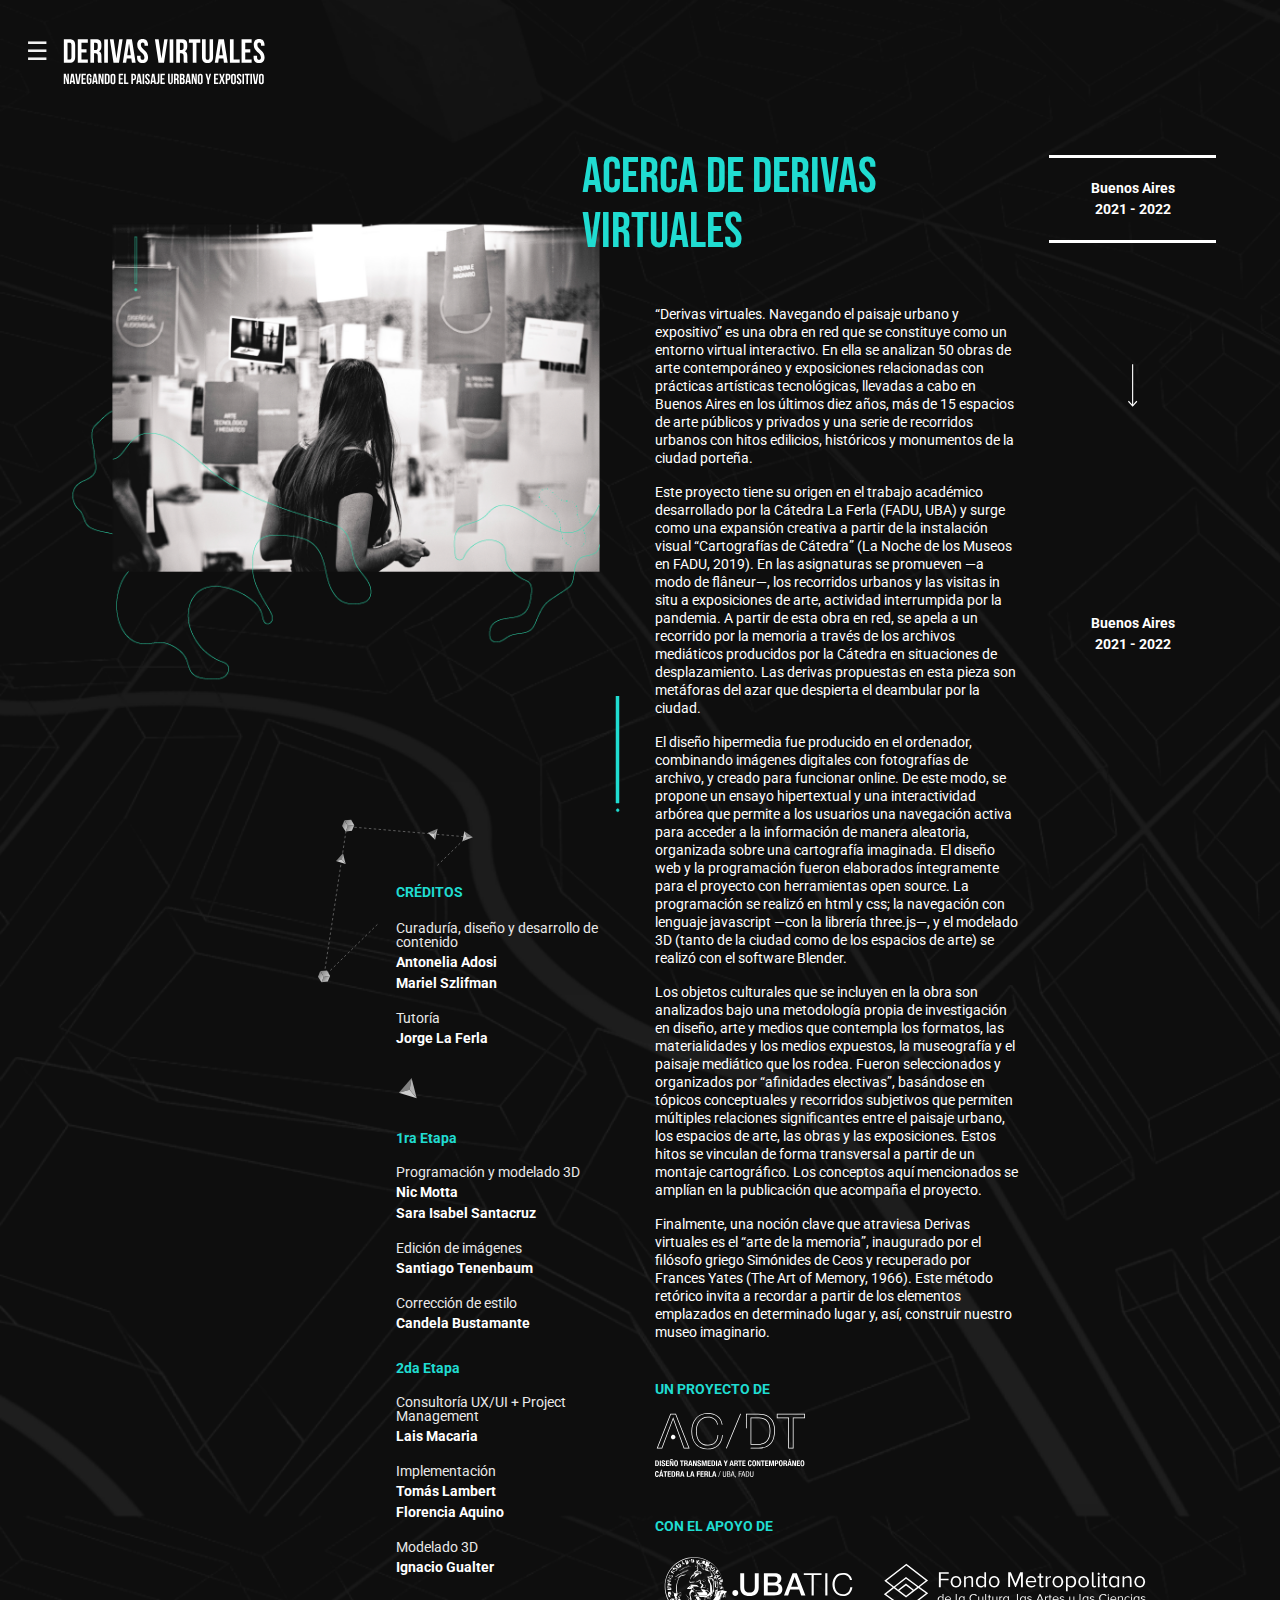
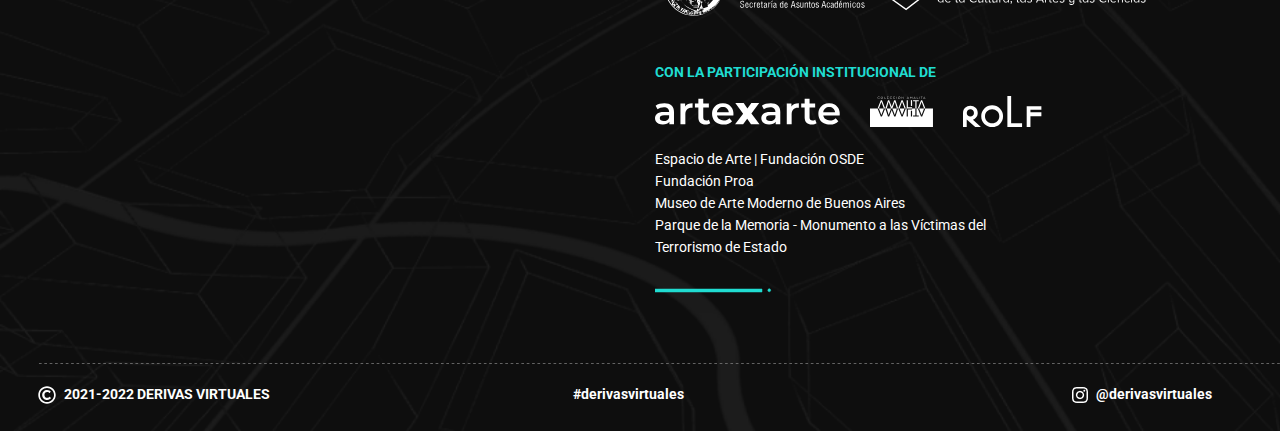
<file: acerca-de-derivas.html>
<!DOCTYPE html>
<html lang="en">
<head>
  <meta charset="UTF-8">
  <meta http-equiv="X-UA-Compatible" content="IE=edge">
  <meta name="viewport" content="width=device-width, initial-scale=1.0">
  <link href="https://fonts.googleapis.com/css2?family=Bebas+Neue&family=Roboto:wght@100;300;400;500;700&display=swap" rel="stylesheet">
  <link rel="stylesheet" type="text/css" href="Styles/styles.css">
    <!-- Bootstrap CSS -->
    <link rel="stylesheet" href="https://stackpath.bootstrapcdn.com/bootstrap/4.3.1/css/bootstrap.min.css" integrity="sha384-ggOyR0iXCbMQv3Xipma34MD+dH/1fQ784/j6cY/iJTQUOhcWr7x9JvoRxT2MZw1T" crossorigin="anonymous">

    <title>Acerca de Derivas Virtuales</title>
</head>
<body class="fondo-acercade">
  <div class="titulo">
    <button id="menu" class="button-menu" onclick="openMenu()">&#9776;</button>
    <div class="derivasMainLogo">
      <a href="./index.html" class="derivasMainLogo">
      <img src="./assets/img/Logo-final-05.svg" class="titulo-menu" /></a>
    </div>
  </div>
  <div id="menu-container"></div>
  <div class="contenido-pag">
    <div class="row">
      <div class="col-md-12 ">
        <h1 class="titulo-acercade">ACERCA DE
        DERIVAS VIRTUALES
        </h1>
      </div>
    </div>
    <div class="row contenido-acercade">
      <div class="col-md-12 col-lg-6">
        <div style="height:50px"></div>
        <div class="imagenes-fotoymiscelaneas">        
          <img class="img-acercade" src="./assets/img/imagen_acerca_de.png" alt="">
          <img src="./assets/img/iconos/miscelaneas_v_1.svg" alt="">
        </div>
        <div class="creditos-acercade">
          <img class="img-triangulo-acercade" src="./assets/img/iconos/triangulo.svg" alt="">
          <div class="creditos-container-info">
            <div class="creditos-info-box">
              <h4 class="creditos-titulo">CRÉDITOS</h4>
              <p class="creditos-texto">Curaduría, diseño y desarrollo de contenido</p>
              <p class="creditos-info">Antonelia Adosi</p>
              <p class="creditos-info">Mariel Szlifman</p>
              <p class="creditos-texto">Tutoría</p>
              <p class="creditos-info">Jorge La Ferla</p>
              <img src="./assets/img/iconos/rombo.svg" alt="rombo" class="imagen-entre-creditos">
              <p class="creditos-texto etapas">1ra Etapa</p>
              <p class="creditos-texto">Programación y modelado 3D</p>
              <p class="creditos-info">Nic Motta</p>
              <p class="creditos-info">Sara Isabel Santacruz</p>
              <p class="creditos-texto">Edición de imágenes</p>
              <p class="creditos-info">Santiago Tenenbaum</p>
              <p class="creditos-texto">Corrección de estilo</p>
              <p class="creditos-info">Candela Bustamante</p>
              <p class="creditos-texto etapas">2da Etapa</p>
              <p class="creditos-texto">Consultoría UX/UI + Project Management</p>
              <p class="creditos-info">Lais Macaria</p>
              <p class="creditos-texto">Implementación</p>
              <p class="creditos-info">Tomás Lambert</p>
              <p class="creditos-info">Florencia Aquino</p>
              <p class="creditos-texto">Modelado 3D</p>
              <p class="creditos-info">Ignacio Gualter</p>
            </div>
        </div>
      </div>
    </div>
      <div class="col-md-12 col-lg-4 col-xxl-3">
        <div class="col-text-logos">
          <div style="height:150px"></div>
          <p class="text-acercade">“Derivas virtuales. Navegando el paisaje urbano y expositivo” es una obra en red que se constituye como un entorno virtual interactivo. En ella se analizan 50 obras de arte contemporáneo y exposiciones relacionadas con prácticas artísticas tecnológicas, llevadas a cabo en Buenos Aires en los últimos diez años, más de 15 espacios de arte públicos y privados y una serie de recorridos urbanos con hitos edilicios, históricos y monumentos de la ciudad porteña. </p>
 
          <p class="text-acercade">Este proyecto tiene su origen en el trabajo académico desarrollado por la Cátedra La Ferla (FADU, UBA) y surge como una expansión creativa a partir de la instalación visual “Cartografías de Cátedra” (La Noche de los Museos en FADU, 2019). En las asignaturas se promueven —a modo de flâneur—, los recorridos urbanos y las visitas in situ a exposiciones de arte, actividad interrumpida por la pandemia. A partir de esta obra en red, se apela a un recorrido por la memoria a través de los archivos mediáticos producidos por la Cátedra en situaciones de desplazamiento. Las derivas propuestas en esta pieza son metáforas del azar que despierta el deambular por la ciudad.</p>
             
          <p class="text-acercade">El diseño hipermedia fue producido en el ordenador, combinando imágenes digitales con fotografías de archivo, y creado para funcionar online. De este modo, se propone un ensayo hipertextual y una interactividad arbórea que permite a los usuarios una navegación activa para acceder a la información de manera aleatoria, organizada sobre una cartografía imaginada. El diseño web y la programación fueron elaborados íntegramente para el proyecto con herramientas open source. La programación se realizó en html y css; la navegación con lenguaje javascript —con la librería three.js—, y el modelado 3D (tanto de la ciudad como de los espacios de arte) se realizó con el software Blender.</p>
             
          <p class="text-acercade">Los objetos culturales que se incluyen en la obra son analizados bajo una metodología propia de investigación en diseño, arte y medios que contempla los formatos, las materialidades y los medios expuestos, la museografía y el paisaje mediático que los rodea. Fueron seleccionados y organizados por “afinidades electivas”, basándose en tópicos conceptuales y recorridos subjetivos que permiten múltiples relaciones significantes entre el paisaje urbano, los espacios de arte, las obras y las exposiciones. Estos hitos se vinculan de forma transversal a partir de un montaje cartográfico. Los conceptos aquí mencionados se amplían en la publicación que acompaña el proyecto.</p>
             
          <p class="text-acercade">Finalmente, una noción clave que atraviesa Derivas virtuales es el “arte de la memoria”, inaugurado por el filósofo griego Simónides de Ceos y recuperado por Frances Yates (The Art of Memory, 1966). Este método retórico invita a recordar a partir de los elementos emplazados en determinado lugar y, así, construir nuestro museo imaginario. </p>
          
        </div>
        <div class="row-logos">
          <h4 class="proyectode-titulo">UN PROYECTO DE</h4>
          <img class="img-logo-uba" src="./assets/img/logo-catedra-la-ferla.svg" alt="">
          <h4 class="proyectode-titulo">CON EL APOYO DE</h4>
          <div class="apoyo-img">
          <img class="img-logo-ubatic" src="./assets/img/logo-ubatic.svg" alt="">
          <img class="img-logo-fondo" src="./assets/img/logo-fondo-metropolitano.svg" alt="">
          </div>
          <h4 class="proyectode-titulo">CON LA PARTICIPACIÓN INSTITUCIONAL DE</h4>
          <div class="participacion-img">
            <img class="img-logo-artexarte" src="./assets/img/logo-artexarte.svg" alt="">
            <img class="img-logo-amalia" src="./assets/img/logo-amalia.svg" alt="">
            <img class="img-logo-rolf" src="./assets/img/logo-rolf.svg" alt="">
          </div>
          <p class="text-participacion">
            Espacio de Arte | Fundación OSDE <br>
            Fundación Proa<br>
            Museo de Arte Moderno de Buenos Aires<br>
            Parque de la Memoria - Monumento a las Víctimas del Terrorismo de Estado
            </p>
            <img class="miscelanea-bottom" src="./assets/img/iconos/miscelaneas_h_1.svg" alt="">
        </div>

      </div>
      <div class="col-md-12 col-lg-2 col-xxl-3">
        <p class="bsas-2021">Buenos Aires<br>2021 - 2022</p>
        <div style="height:100px"></div>
        <div class="linea-acercade"><img  src="./assets/img/iconos/linea-acercade.svg" alt="">
        </div>
        <div style="height:200px"></div>
        <p class="bsas-2021-sinborde">Buenos Aires<br>2021 - 2022</p>
      </div>
    </div>
  </div>
  <footer id="footer-acercade">
    <img src="./assets/img/iconos/footer-acercade.svg" alt="">
    <div class="acercade-copy">
      <div class="row">
        <div class="col-md-4 ">
          <div class="copy"><img src="./assets/img/iconos/cr.svg" alt=""><p>2021-2022 DERIVAS VIRTUALES</p></div>
        </div>
        <div class="col-md-4 ">
          <a href="https://www.instagram.com/derivasvirtuales/" target="_blank">
          <div class="ig-hashtack"><p>#derivasvirtuales</p></div></a>
        </div>
        <div class="col-md-4 ">
          <a href="https://www.instagram.com/derivasvirtuales/" target="_blank">
          <div class="ig-derivas"><img src="./assets/icons/ig-logo.png" alt="Instagram"><p>@derivasvirtuales</p></div></a>
        </div>
      
    </div>
  </footer>

  <!-- Scripts -->
  <script src="index.js"></script>
  <script src="menu.js"></script>
  <script type="module">
    createMenu()
  </script>
</body>
</html>
</file>
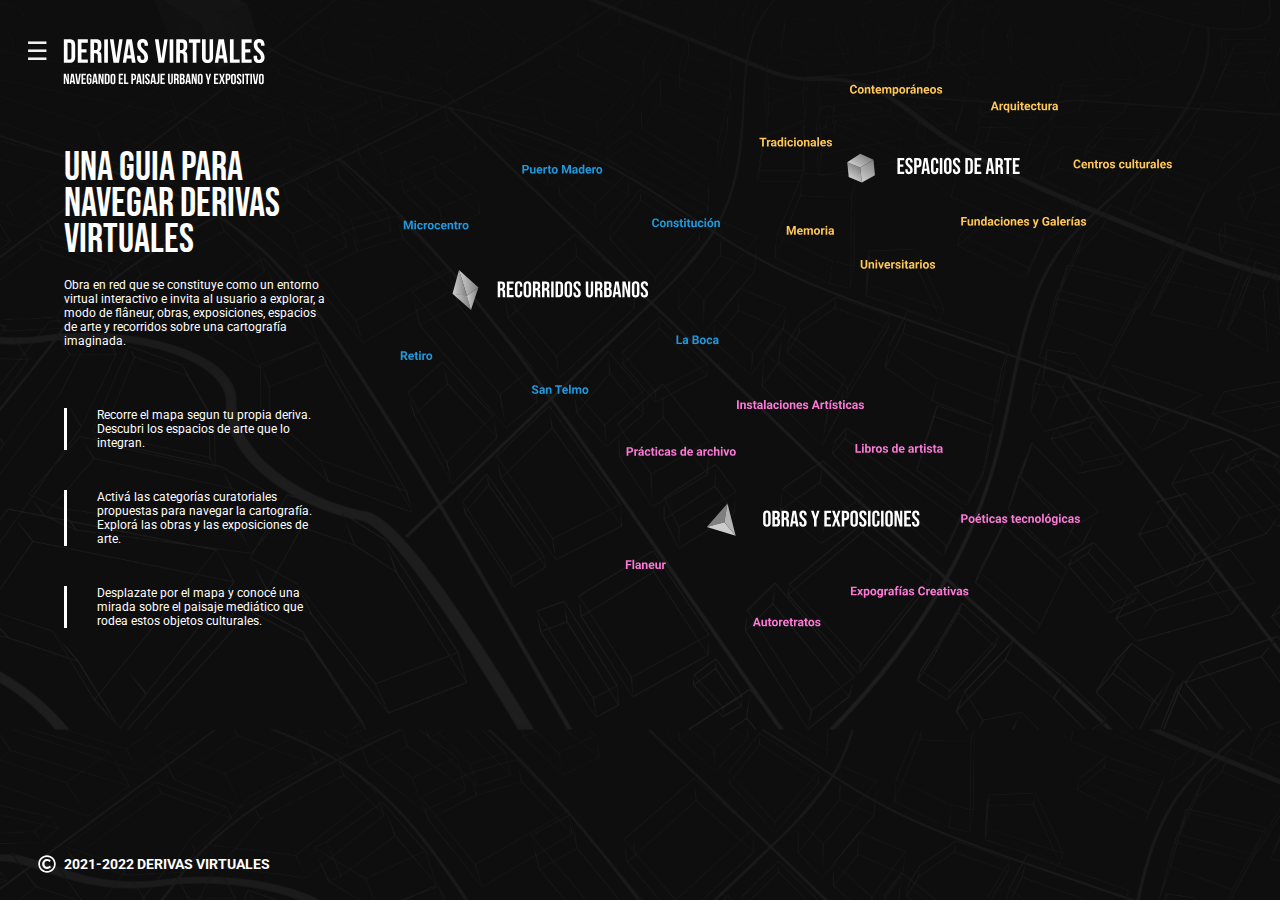
<file: guia-navegacion.html>
<!DOCTYPE html>
<html lang="en">
<head>
  <meta charset="UTF-8">
  <meta http-equiv="X-UA-Compatible" content="IE=edge">
  <meta name="viewport" content="width=device-width, initial-scale=1.0">
  <link href="https://fonts.googleapis.com/css2?family=Bebas+Neue&family=Roboto:wght@100;300;400;500;700&display=swap" rel="stylesheet">
  <link rel="stylesheet" type="text/css" href="Styles/styles.css">
    <!-- Bootstrap CSS -->
    <link rel="stylesheet" href="https://stackpath.bootstrapcdn.com/bootstrap/4.3.1/css/bootstrap.min.css" integrity="sha384-ggOyR0iXCbMQv3Xipma34MD+dH/1fQ784/j6cY/iJTQUOhcWr7x9JvoRxT2MZw1T" crossorigin="anonymous">

    <title>Guia de navegación - Derivas Virtuales</title>
</head>
<body class="fondo-navegacion">
  <div class="titulo">
    <button id="menu" class="button-menu" onclick="openMenu()">&#9776;</button>
    <div class="derivasMainLogo">
      <a href="./index.html" class="derivasMainLogo">
        <img src="./assets/img/Logo-final-05.svg" class="titulo-menu" /></a>
    </div>
  </div>
  <div id="menu-container"></div>
  <div class="contenido-pag">
    <div class="row">
      <div class="col-md-12 col-lg-3">
        <h1 class="navegacion-titulo">UNA GUIA PARA NAVEGAR
        DERIVAS VIRTUALES
    </h1>
    <p class="navegacion-subtitulo">Obra en red que se constituye como un 
      entorno virtual interactivo e invita al usuario
      a explorar, a modo de flâneur, obras,
      exposiciones, espacios de arte y recorridos
      sobre una cartografía imaginada.
    </p>
    <p class="navegacion-text">Recorre el mapa segun tu propia deriva. Descubri los 
      espacios de arte que lo integran.</p>
    <p class="navegacion-text">Activá las categorías curatoriales propuestas 
      para navegar la cartografía. Explorá las obras y las
       exposiciones de arte.</p>
    <p class="navegacion-text">Desplazate por el mapa y conocé una
       mirada sobre el paisaje mediático que rodea
      estos objetos culturales.</p>
      </div>
      <div class="col-md-12 col-lg-9 img-row-categorias">
        <img class="img-navegacion" src="./assets/img/categorias-guia.svg" alt="">
        <div style="height: 30px;"></div>
      </div>
    </div>
  </div>
  <footer id="footer-navegacion">
    <div class="navegacion-copy">
      <img src="./assets/img/iconos/cr.svg" alt=""><p>2021-2022 DERIVAS VIRTUALES</p>
      
    </div>
  </footer>

  <!-- Scripts -->
  <script src="index.js"></script>
  <script src="menu.js"></script>
  <script type="module">
    createMenu()
  </script>
</body>
</html>
</file>
<file: Styles/styles.css>
* {
  margin: 0;
  padding: 0;
} 

body {
  font-family: 'Bebas Neue', 'Roboto', sans-serif;
  background-color: #191919;
  cursor: -webkit-grab;
  cursor: grab;
}


.titulo {
  width: 250px;
  position: fixed;
  margin: 2%  0 0 2%;
  color: #f1f1f1;
  display: flex;
  align-items: start;
  letter-spacing: 1.5px;
  z-index: 2;
}

.derivasMainLogo {
  width: 100%;
}

.derivasMainLogo img {
  width: 100%;
}

.button-menu {
  font-size: 25px;
  background-color: transparent;
  margin: 3% 2% 0 0;
  padding: 0;
  display: block;
  height: -webkit-fit-content;
  height: -moz-fit-content;
  height: fit-content;
  color: #f1f1f1;
}

.titulo-menu {
  width: 56%;
}

.subtitulo-menu {
  font-size: 18px;
  margin: 0;
}

.titulo-museos {
  font-family: 'Bebas Neue';
  font-size: 30px;
  color: #4BCFAB;
}

button {
  -webkit-transition: display 0.5s ease;
  transition: display 0.5s ease;
  margin: 20px auto;
  color: #0f0e0f;
  border: 0;
  padding: 6px 10px;
  cursor: pointer;
}

span {
  color: black;
}

#menu-container {
  width: 400px;
  height: 100%;
  background-color: #333233;
  position: fixed;
  bottom: 0;
  z-index: 1;
}


.close-button {
  -webkit-transition: display 0.5s ease;
  transition: display 0.5s ease;
  display: none;
}

.header-menu {
  height: 10%;
  display: -webkit-box;
  display: -ms-flexbox;
  display: flex;
  -webkit-box-align: center;
      -ms-flex-align: center;
          align-items: center;
  -webkit-box-pack: end;
      -ms-flex-pack: end;
          justify-content: flex-end;
}

.header-menu img {
  width: auto;
  margin-right: 5%;
}

.body {
  margin-top: 10%;
  font-family: 'Work Sans', sans-serif;
  font-weight: 500;
  font-size: 15px;
  overflow-y: scroll;
  max-height: calc(100vh - 200px);
  height: 40%;
}

.body::-webkit-scrollbar {
  width: 0;
}



@media (max-width: 1440px) {
  .body {
    max-height: 390px;
  }
  .footer {
    max-height: 390px;
  }
}

.open {
  -webkit-transition: left 0.5s ease;
  transition: left 0.5s ease;
  left: 0;
}

.close {
  -webkit-transition: left 0.5s ease;
  transition: left 0.5s ease;
  left: -400px;
}

.header-menu span {
  cursor: pointer;
  margin: 40px 23px;
}

.icon-close {
  color: white;
}

.submenu-header {
  display: -webkit-box;
  display: -ms-flexbox;
  display: flex;
  -webkit-box-align: end;
      -ms-flex-align: end;
          align-items: flex-end;
  width: 87%;
  -webkit-box-pack: justify;
      -ms-flex-pack: justify;
          justify-content: space-between;
  margin: 0 auto;
}

.submenu-header img {
  width: 23px;
}

.submenu-title {
  margin: 0;
}

.title-recorridos {
  color: #32C7A0;
}

.title-espacios {
  color: #E9DC42;
}

.title-obras {
  color: #D486B3;
}

.recorridos-line {
  background-color: #32C7A0;
}

.chevron {
  cursor: pointer;
}

.chevron-recorridos {
  color: #32C7A0;
}

.chevron-espacios {
  color: #E9DC42;
}

.chevron-obras {
  color: #D486B3;
}

.margin-menu {
  margin-top: 45px;
}

.espacios-line {
  background-color: #E9DC42;
}

.obras-line {
  background-color: #D486B3;
}

.line-top {
  width: 132px;
  height: 2px;
  margin-bottom: 10px;
  border-radius: 2%;
}

.list-menu {
  -webkit-transition: visibility 0s, opacity 0.2s linear;
  transition: visibility 0s, opacity 0.2s linear;
  list-style: none;
  color: white;
  font-size: 12px;
  padding: 0;
  width: 345px;
  margin: 20px auto;
  opacity: 1;
  height: auto;
  visibility: visible;
}

.close-menu {
  opacity: 0;
  visibility: hidden;
  margin: 0 auto;
  height: 0;
  -webkit-transition: visibility 0s, opacity 0.2s linear;
  transition: visibility 0s, opacity 0.2s linear;
}

.list-menu li {
  display: -webkit-box;
  display: -ms-flexbox;
  display: flex;
  -webkit-box-align: center;
      -ms-flex-align: center;
          align-items: center;
  -webkit-box-pack: justify;
      -ms-flex-pack: justify;
          justify-content: space-between;
  margin-bottom: 10px;
}

.list-menu li img {
  width: 30px;
}

.list-menu li p {
  font-family: 'Roboto';
  font-size: 14px;
  font-weight: 400;
  margin: 0;
}

.list-menu li i {
  cursor: pointer;
  font-size: 15px;
}

.switch {
  cursor: pointer;
}

.active-switch {
  color: #e9dc42;
}

.accessLink {
  height: 85%;
  width: 100%;
  display: -webkit-box;
  display: -ms-flexbox;
  display: flex;
  -webkit-box-orient: vertical;
  -webkit-box-direction: normal;
      -ms-flex-direction: column;
          flex-direction: column;
  -webkit-box-pack: space-evenly;
      -ms-flex-pack: space-evenly;
          justify-content: space-evenly;
  color: white;
}

.accessLink a:hover{
  text-decoration: none!important;
  color: #32C7A0;
  
}

.accessLink img {
  width: 45%;
  margin-left: 15%;
}

.item-link {
  width: 50%;
  margin-left: 15%;
  font-family: 'Roboto';
  font-style: normal;
  font-weight: normal;
  font-size: 15px;
  text-decoration: none;
  color: white;
}

.footer{
  position: absolute;
  bottom: 19px;
  width: 100%;
}

.footer img {
  width: 45%;
  margin-left: 15%;
}

.footer .txt-footer {
  width: 75%;
  margin-left: 15%;
  font-family: 'Roboto';
  font-style: normal;
  font-size: 12px;
  line-height: 18px;
  font-weight: normal;
  text-decoration: none;
  color: white;
  margin-top: 12px;
  margin-bottom: 22px;
}
.footer .ig-derivas{
  font-family: 'Roboto';
  font-style: normal;
  font-size: 12px;
  line-height: 22px;
  font-weight: normal;
  text-decoration: none;
  color: white;
  margin-left: 10px;
  margin-bottom: 0px;
  margin-top: 0px;
  
}

.ig-link {
  width: 30%;
  margin-left: 15%;
}

.ig-container{
  display: flex;
  flex-direction: row;
  justify-content: space-between;
  align-items: center;
  text-decoration: none!important;
}



.ig-link .ig-container img {
  width: 15%;
  margin-left: 0%;
}

.ig-link .ig-container h3 {
  font-family: 'Roboto';
  font-style: normal;
  font-size: 12px;
  line-height: 22px;
  font-weight: normal;
  color: white;
  padding-left: 12px;
  margin: 0px;
}

.section-aboutUs {
  height: 200vh;
  padding-top: 10%;
  display: -webkit-box;
  display: -ms-flexbox;
  display: flex;
  -webkit-box-orient: vertical;
  -webkit-box-direction: normal;
      -ms-flex-direction: column;
          flex-direction: column;
  -webkit-box-pack: justify;
      -ms-flex-pack: justify;
          justify-content: space-between;
}

.section-aboutUs .SA-main-container {
  height: 90%;
  display: -webkit-box;
  display: -ms-flexbox;
  display: flex;
  -webkit-box-orient: horizontal;
  -webkit-box-direction: normal;
      -ms-flex-direction: row;
          flex-direction: row;
  -webkit-box-pack: center;
      -ms-flex-pack: center;
          justify-content: center;
}

.section-aboutUs .SA-main-container .imgNcredits-container {
  height: 100%;
  width: 40%;
  margin-right: 5%;
  display: -webkit-box;
  display: -ms-flexbox;
  display: flex;
  -webkit-box-orient: vertical;
  -webkit-box-direction: normal;
      -ms-flex-direction: column;
          flex-direction: column;
}

.section-aboutUs .SA-main-container .imgNcredits-container .img-container {
  width: 100%;
}

.section-aboutUs .SA-main-container .imgNcredits-container .img-container img {
  width: 100%;
}

.section-aboutUs .SA-main-container .imgNcredits-container .creditos-container {
  height: 55%;
  display: -webkit-box;
  display: -ms-flexbox;
  display: flex;
  -webkit-box-orient: vertical;
  -webkit-box-direction: normal;
      -ms-flex-direction: column;
          flex-direction: column;
  -webkit-box-pack: center;
      -ms-flex-pack: center;
          justify-content: center;
  -webkit-box-align: center;
      -ms-flex-align: center;
          align-items: center;
  padding-left: 25%;
}

/* .section-aboutUs .SA-main-container .imgNcredits-container .creditos-container .creditos-imagen {
  height: 25%;
  position: relative;
  top: 15%;
  left: -30%;
}

.section-aboutUs .SA-main-container .imgNcredits-container .creditos-container .creditos-titulo {
  width: 60%;
  font-family: 'Roboto';
  font-style: normal;
  font-weight: 700;
  font-size: 1.75vh;
  color: #20DCD1;
}

.section-aboutUs .SA-main-container .imgNcredits-container .creditos-container .creditos-container-info {
  width: 60%;
}

.section-aboutUs .SA-main-container .imgNcredits-container .creditos-container .creditos-container-info .creditos-info-box .imagen-entre-creditos {
  margin: 20px 0 10px;
  width: 25px;
}

.section-aboutUs .SA-main-container .imgNcredits-container .creditos-container .creditos-container-info .creditos-info-box .creditos-texto {
  font-family: 'Roboto';
  font-style: normal;
  font-weight: 400;
  font-size: 1.75vh;
  color: #E9E9E9;
  margin: 20px 0 5px;
}

.section-aboutUs .SA-main-container .imgNcredits-container .creditos-container .creditos-container-info .creditos-info-box .creditos-info {
  font-family: 'Roboto';
  font-style: normal;
  font-weight: 700;
  font-size: 1.75vh;
  color: white;
}

.section-aboutUs .SA-main-container .imgNcredits-container .creditos-container .creditos-container-info .creditos-info-box .etapas {
  font-size: 1.5vh;
}

.section-aboutUs .SA-main-container .info-container {
  height: 100%;
  width: 30%;
  display: -webkit-box;
  display: -ms-flexbox;
  display: flex;
  -webkit-box-orient: vertical;
  -webkit-box-direction: normal;
      -ms-flex-direction: column;
          flex-direction: column;
  -webkit-box-pack: space-evenly;
      -ms-flex-pack: space-evenly;
          justify-content: space-evenly;
  -webkit-box-align: center;
      -ms-flex-align: center;
          align-items: center;
}

.section-aboutUs .SA-main-container .info-container .title-container {
  height: 10%;
  display: -webkit-box;
  display: -ms-flexbox;
  display: flex;
  -webkit-box-orient: horizontal;
  -webkit-box-direction: normal;
      -ms-flex-direction: row;
          flex-direction: row;
  -webkit-box-pack: center;
      -ms-flex-pack: center;
          justify-content: center;
}

.section-aboutUs .SA-main-container .info-container .title-container .title-box {
  display: -webkit-box;
  display: -ms-flexbox;
  display: flex;
  -webkit-box-orient: horizontal;
  -webkit-box-direction: normal;
      -ms-flex-direction: row;
          flex-direction: row;
}

.section-aboutUs .SA-main-container .info-container .title-container .title-box .title-about {
  font-family: 'Bebas Neue';
  font-style: normal;
  font-weight: 400;
  font-size: 8vh;
  color: #20DCD1;
}

.section-aboutUs .SA-main-container .info-container .title-container .info-pais {
  color: white;
  height: 3%;
  width: 15%;
  top: 15%;
  right: 5%;
  position: absolute;
  text-align: center;
  margin: 0;
  padding: 10px 0;
  border-top: 1px solid white;
  border-bottom: 1px solid white;
  font: 1.75vh 'Roboto';
  font-weight: bold;
}

.section-aboutUs .SA-main-container .info-container .text-about-container {
  height: 50%;
  width: 100%;
}

.section-aboutUs .SA-main-container .info-container .text-about-container .text-about-imagen {
  height: 20%;
  position: absolute;
  top: 63%;
  left: 53%;
}

.section-aboutUs .SA-main-container .info-container .text-about-container div {
  width: 100%;
}

.section-aboutUs .SA-main-container .info-container .text-about-container div .text-about {
  margin-top: 9%;
  font-family: 'Roboto';
  font-style: normal;
  font-weight: 400;
  font-size: 1.85vh;
  color: white;
}

.section-aboutUs .SA-main-container .info-container .apoyo-container {
  margin-top: 22rem;
  height: 10%;
  width: 100%;
  display: -webkit-box;
  display: -ms-flexbox;
  display: flex;
  -webkit-box-orient: horizontal;
  -webkit-box-direction: normal;
      -ms-flex-direction: row;
          flex-direction: row;
  -webkit-box-pack: justify;
      -ms-flex-pack: justify;
          justify-content: space-between;
  -webkit-box-align: center;
      -ms-flex-align: center;
          align-items: center;
}

.section-aboutUs .SA-main-container .info-container .apoyo-container .proyecto-container-left {
  height: 100%;
  width: 40%;
  display: -webkit-box;
  display: -ms-flexbox;
  display: flex;
  -webkit-box-orient: vertical;
  -webkit-box-direction: normal;
      -ms-flex-direction: column;
          flex-direction: column;
  text-decoration: none;
  -webkit-box-pack: justify;
      -ms-flex-pack: justify;
          justify-content: space-between;
}

.section-aboutUs .SA-main-container .info-container .apoyo-container .proyecto-container-left .apoyo-titulo {
  width: 100%;
  font-family: 'Roboto';
  font-style: normal;
  font-weight: 700;
  font-size: 1.75vh;
  color: #20DCD1;
  margin-bottom: 25px;
}

.section-aboutUs .SA-main-container .info-container .apoyo-container .proyecto-container-left img {
  width: 100%;
}

.section-aboutUs .SA-main-container .info-container .apoyo-container .proyecto-container-rigth {
  height: 100%;
  width: 40%;
  display: -webkit-box;
  display: -ms-flexbox;
  display: flex;
  -webkit-box-orient: vertical;
  -webkit-box-direction: normal;
      -ms-flex-direction: column;
          flex-direction: column;
  text-decoration: none;
  -webkit-box-pack: justify;
      -ms-flex-pack: justify;
          justify-content: space-between;
}

.section-aboutUs .SA-main-container .info-container .apoyo-container .proyecto-container-rigth .apoyo-titulo {
  width: 100%;
  font-family: 'Roboto';
  font-style: normal;
  font-weight: 700;
  font-size: 1.75vh;
  color: #20DCD1;
  margin-bottom: 25px;
}

.section-aboutUs .SA-main-container .info-container .apoyo-container .proyecto-container-rigth img {
  width: 100%;
  margin-bottom: 40%;
}

.section-aboutUs .about-footer {
  height: 5%;
  display: -webkit-box;
  display: -ms-flexbox;
  display: flex;
  -webkit-box-orient: vertical;
  -webkit-box-direction: normal;
      -ms-flex-direction: column;
          flex-direction: column;
  -webkit-box-align: center;
      -ms-flex-align: center;
          align-items: center;
}

.section-aboutUs .about-footer .img-footer {
  width: 90%;
}

.section-aboutUs .about-footer .copy-container {
  height: 100%;
  width: 90%;
  display: -webkit-box;
  display: -ms-flexbox;
  display: flex;
  -webkit-box-orient: horizontal;
  -webkit-box-direction: normal;
      -ms-flex-direction: row;
          flex-direction: row;
  -webkit-box-align: center;
      -ms-flex-align: center;
          align-items: center;
  -webkit-box-pack: justify;
      -ms-flex-pack: justify;
          justify-content: space-between;
}

.section-aboutUs .about-footer .copy-container p {
  font-family: 'Roboto';
  font-style: normal;
  font-weight: 700;
  font-size: 1.75vh;
  color: white;
}

.section-aboutUs .about-footer .copy-container .copy-ig-a {
  height: 80%;
  width: 10%;
  display: -webkit-box;
  display: -ms-flexbox;
  display: flex;
  -webkit-box-orient: horizontal;
  -webkit-box-direction: normal;
      -ms-flex-direction: row;
          flex-direction: row;
  -webkit-box-align: center;
      -ms-flex-align: center;
          align-items: center;
  -ms-flex-pack: distribute;
      justify-content: space-around;
  text-decoration: none;
}

.section-aboutUs .about-footer .copy-container .copy-ig-a img {
  height: 30%;
} */

.section-aboutUs .about-footer .copy-container .copy-ig-a p {
  font-family: 'Roboto';
  font-style: normal;
  font-weight: 700;
  font-size: 1.75vh;
  color: white;
}
/*# sourceMappingURL=styles.css.map */


/*SECCION GUIA DE NAVEGACION*/

.contenido-pag{
  width: 90%;
margin: auto;
padding-top: 150px;}

@media(max-width: 992px){
  .contenido-pag{
  padding-top: 120px;}
}

.fondo-navegacion{
  background-image:url(../assets/img/fondo-derivas.png);
  background-size: cover;
}


.navegacion-titulo{
  font-family: 'Bebas Neue';
  font-size: 40px;
  line-height: 36px;
  max-width: 330px;
  color: #ffffff;
  margin-bottom: 20px;
}

.navegacion-subtitulo, .navegacion-text{
  font-family: 'Roboto';
  font-size: 14px;
  line-height: 16px;
  color: #ffffff;
  font-weight: 400;
  max-width: 340px;
}

.navegacion-subtitulo{
  margin-bottom: 80px;
}

.navegacion-text{
  margin-bottom: 50px;
  padding-left: 30px;
border-left: 3px solid #ffffff;
}

.img-navegacion{max-width: 100%; margin-top: -30px;}
@media(max-width: 1400px){
  .navegacion-subtitulo, .navegacion-text{
    font-size: 12px;
    line-height: 14px;
    max-width: 340px;
  }
  
  .navegacion-subtitulo{
    margin-bottom: 60px;
  }
  
  .navegacion-text{
    margin-bottom: 40px;
  }
  .img-navegacion{max-width: 775px;
    margin-top: -75px;}
}

.img-row-categorias{margin:auto; text-align: center;}



#footer-navegacion{
  bottom: 0;
  position: absolute;
  margin-left: 3%;
  margin-bottom: 20px;
}

.navegacion-copy{
  display: inline-flex;
  align-items: center;
}
.navegacion-copy p{
margin-bottom: 0px;
font-family: 'Roboto';
font-size: 14px;
color: #ffffff;
font-weight: 700;
padding-left: 8px;
}

@media(max-height:768px ){
  #footer-navegacion{
    position:inherit
  }
}


/*SECCION ACERCA DE DERIVAS VIRTUALES*/






.fondo-acercade{
  background-image:url(../assets/img/fondo-derivas.png);
  background-size: cover;
}
@media(max-width: 1400px){
  .img-acercade{
    width: 100%;
  }
}


.titulo-acercade{
  font-family: 'Bebas Neue';
  font-size: 50px;
  line-height: 55px;
  max-width: 330px;
  color: #20DCD1;
  margin-bottom: 20px;
  max-width: 295px;
  margin-left: 45%;
  position: inherit;
  z-index: 2;
}

.contenido-acercade{
  margin-top: -125px;
  
}

.imagenes-fotoymiscelaneas{
  width: 100%;
  text-align: right;
}

.img-triangulo-acercade{
max-width: 160px;
}
.creditos-acercade{    
  max-width: 400px;
  margin-left: 45%;}

.creditos-titulo{
  font-family: 'Roboto';
  font-style: normal;
  font-weight: 700;
  color: #20DCD1;
  font-size: 14px;
  margin-top: -100px;
  margin-bottom: 20px;
}
.imagen-entre-creditos{
  margin: 25px 0 0 0 ;
  width: 25px;
}
.creditos-info-box{
  padding-left: 80px;
}
.creditos-texto{
  font-family: 'Roboto';
  font-style: normal;
  font-weight: 400;
  font-size: 14px;
  line-height: 14px;
  color: #E9E9E9;
  margin-bottom: 5px;
  margin-top: 20px;
}
.creditos-texto.etapas{
  color: #20DCD1;
  font-weight: 700;
  margin-bottom: 15px;
  margin-top: 30px;
}
.creditos-info{
  font-family: 'Roboto';
  font-style: normal;
  font-weight: 700;
  font-size: 14px;
  line-height: 16px;
  color: white;
  margin-bottom: 5px;
  
}


.text-acercade{
  font-family: 'Roboto';
  font-size: 14px;
  line-height: 18px;
  color: #ffffff;
  font-weight: 400;

}
.proyectode-titulo{
  font-family: 'Roboto';
  font-style: normal;
  font-weight: 700;
  color: #20DCD1;
  font-size: 14px;
  margin-top: 40px;
  margin-bottom: 15px;
}
.img-logo-uba{
width: 150px;
}

.apoyo-img{display: flex;}
.img-logo-ubatic{
width: 220px;
}
.img-logo-fondo{
width: 280px;
}

.participacion-img{display: flex;}
.img-logo-artexarte{
  width: 185px;
  margin-right: 30px;
  vertical-align: bottom;
}
.img-logo-amalia{
  width: 90px;
  margin-right: 30px;
  vertical-align: bottom;
}
.img-logo-rolf{
  width: 95px;
  vertical-align: bottom;
}



.text-participacion{
  font-family: 'Roboto';
  font-style: normal;
  color: #ffffff;
  font-size: 14px;
  line-height: 22px;
  margin-top: 20px;
  margin-bottom: 25px;
}
.miscelanea-bottom{
  margin-bottom: 50px;
}
/* .col-text-logos{
  max-width: 450px;
  height: auto!important;
} */

.bsas-2021{
  font-family: 'Roboto';
  font-size: 14px;
  color: #ffffff;
  font-weight: 700;
  padding: 20px 0px;
  border-top: 3px solid #ffffff;
  border-bottom: 3px solid #ffffff;
  text-align: center;
}
.bsas-2021-sinborde{
  font-family: 'Roboto';
  font-size: 14px;
  color: #ffffff;
  font-weight: 700;
  text-align: center;
}
.linea-acercade{
  text-align: center; 
  margin: auto;}


#footer-acercade{
  bottom: 0;
  position: inherit;
  margin: 0 3%;
  margin-bottom: 20px;
}
#footer-acercade a{
  text-decoration: none!important;
}
.acercade-copy .row{
  width: 100%;
  margin-top: 10px;
}
.copy, .ig-derivas{
 display: inline-flex;
 align-items: center;
}
.ig-hashtack{text-align: center;}

.ig-derivas{
  float: right;
 }
.acercade-copy p{
margin-bottom: 0px;
font-family: 'Roboto';
  font-size: 14px;

  color: #ffffff;
  font-weight: 700;
  padding-left: 8px;
}

.ig-derivas img{
width: 16px;
height: 16px;
}
</file>
